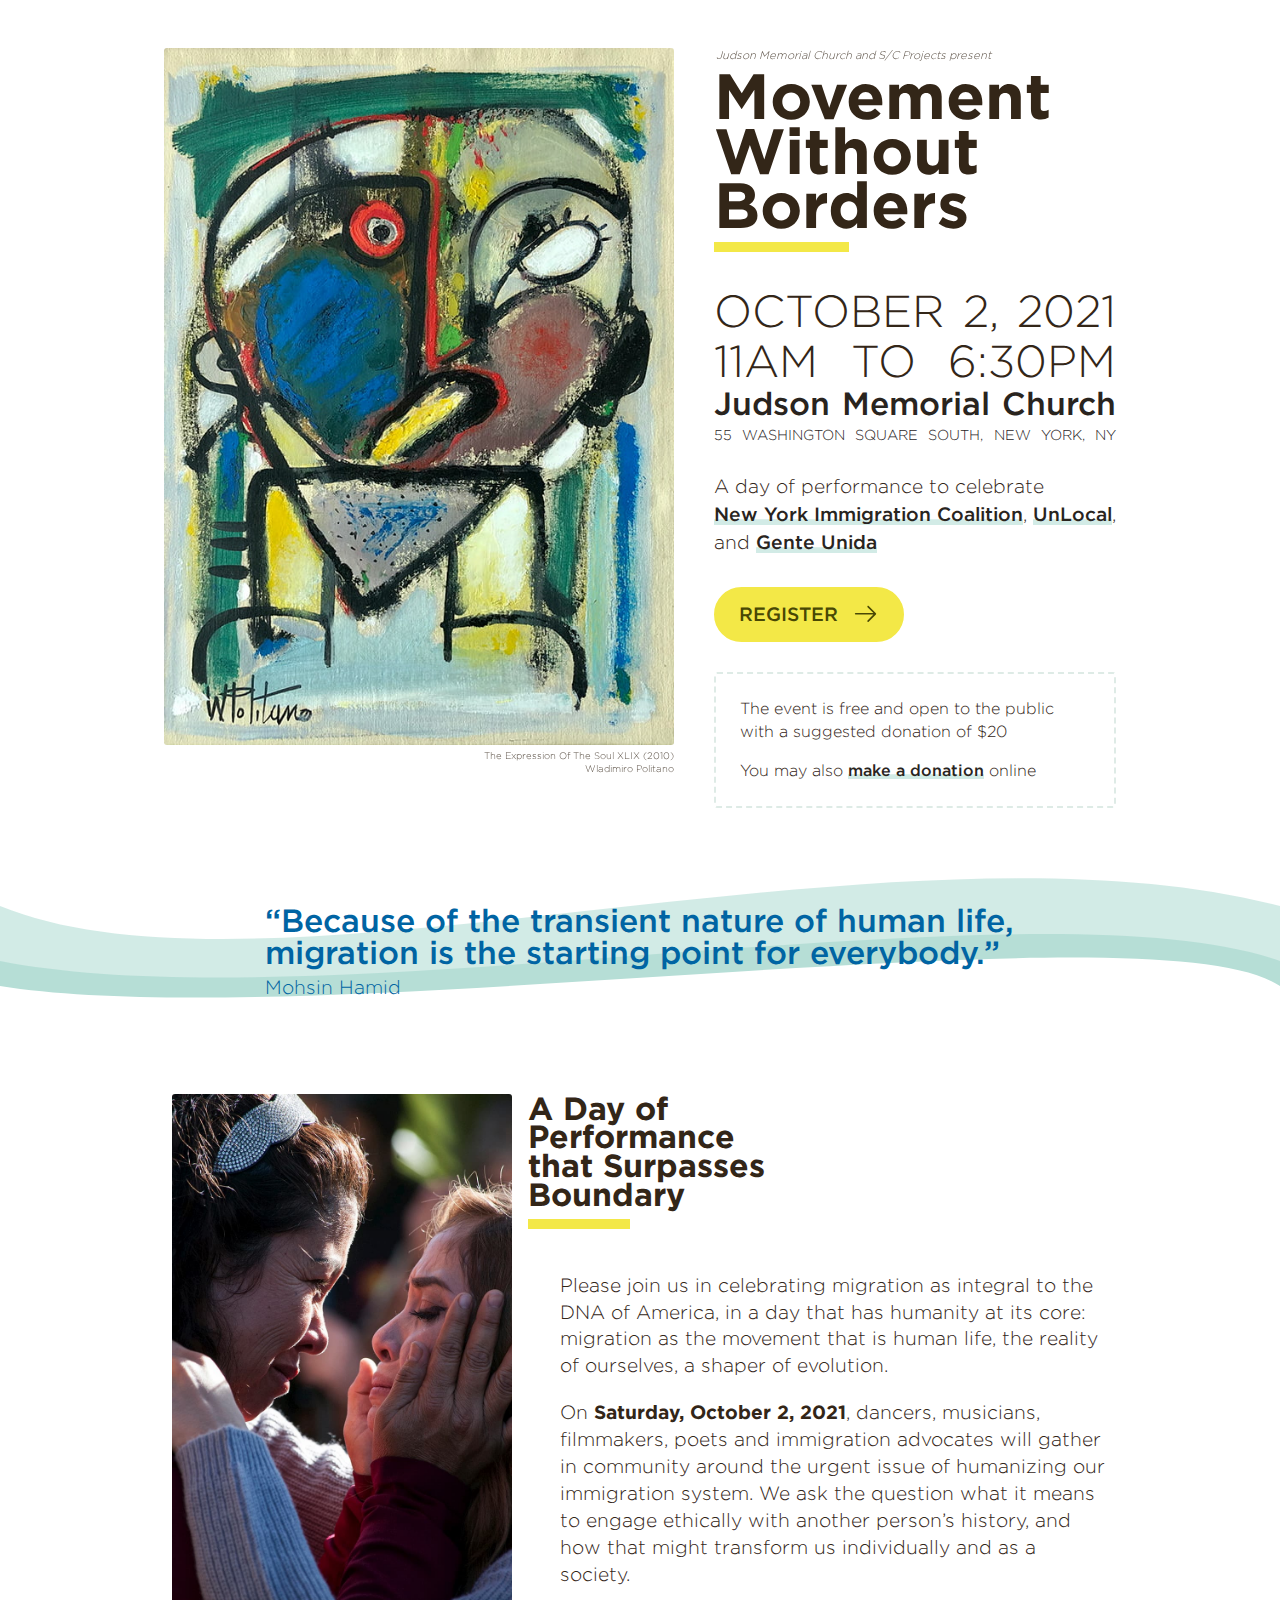
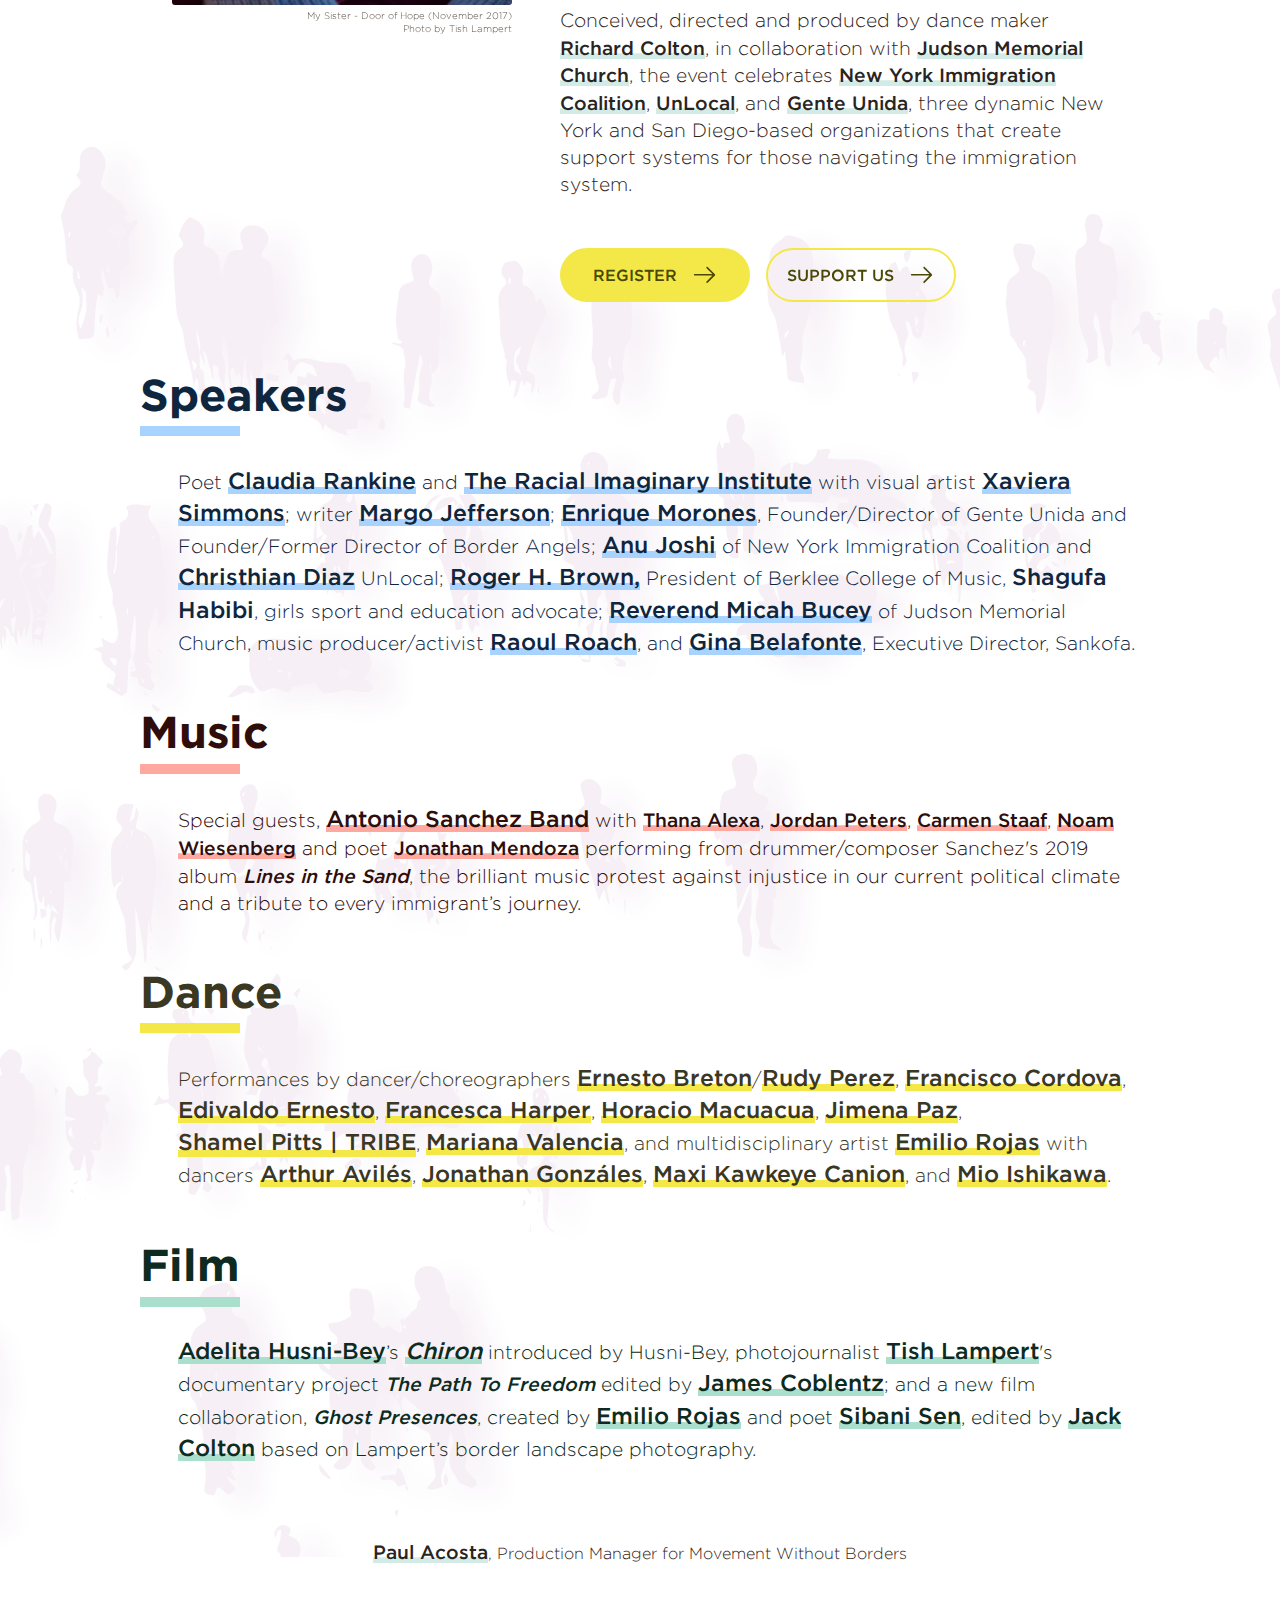
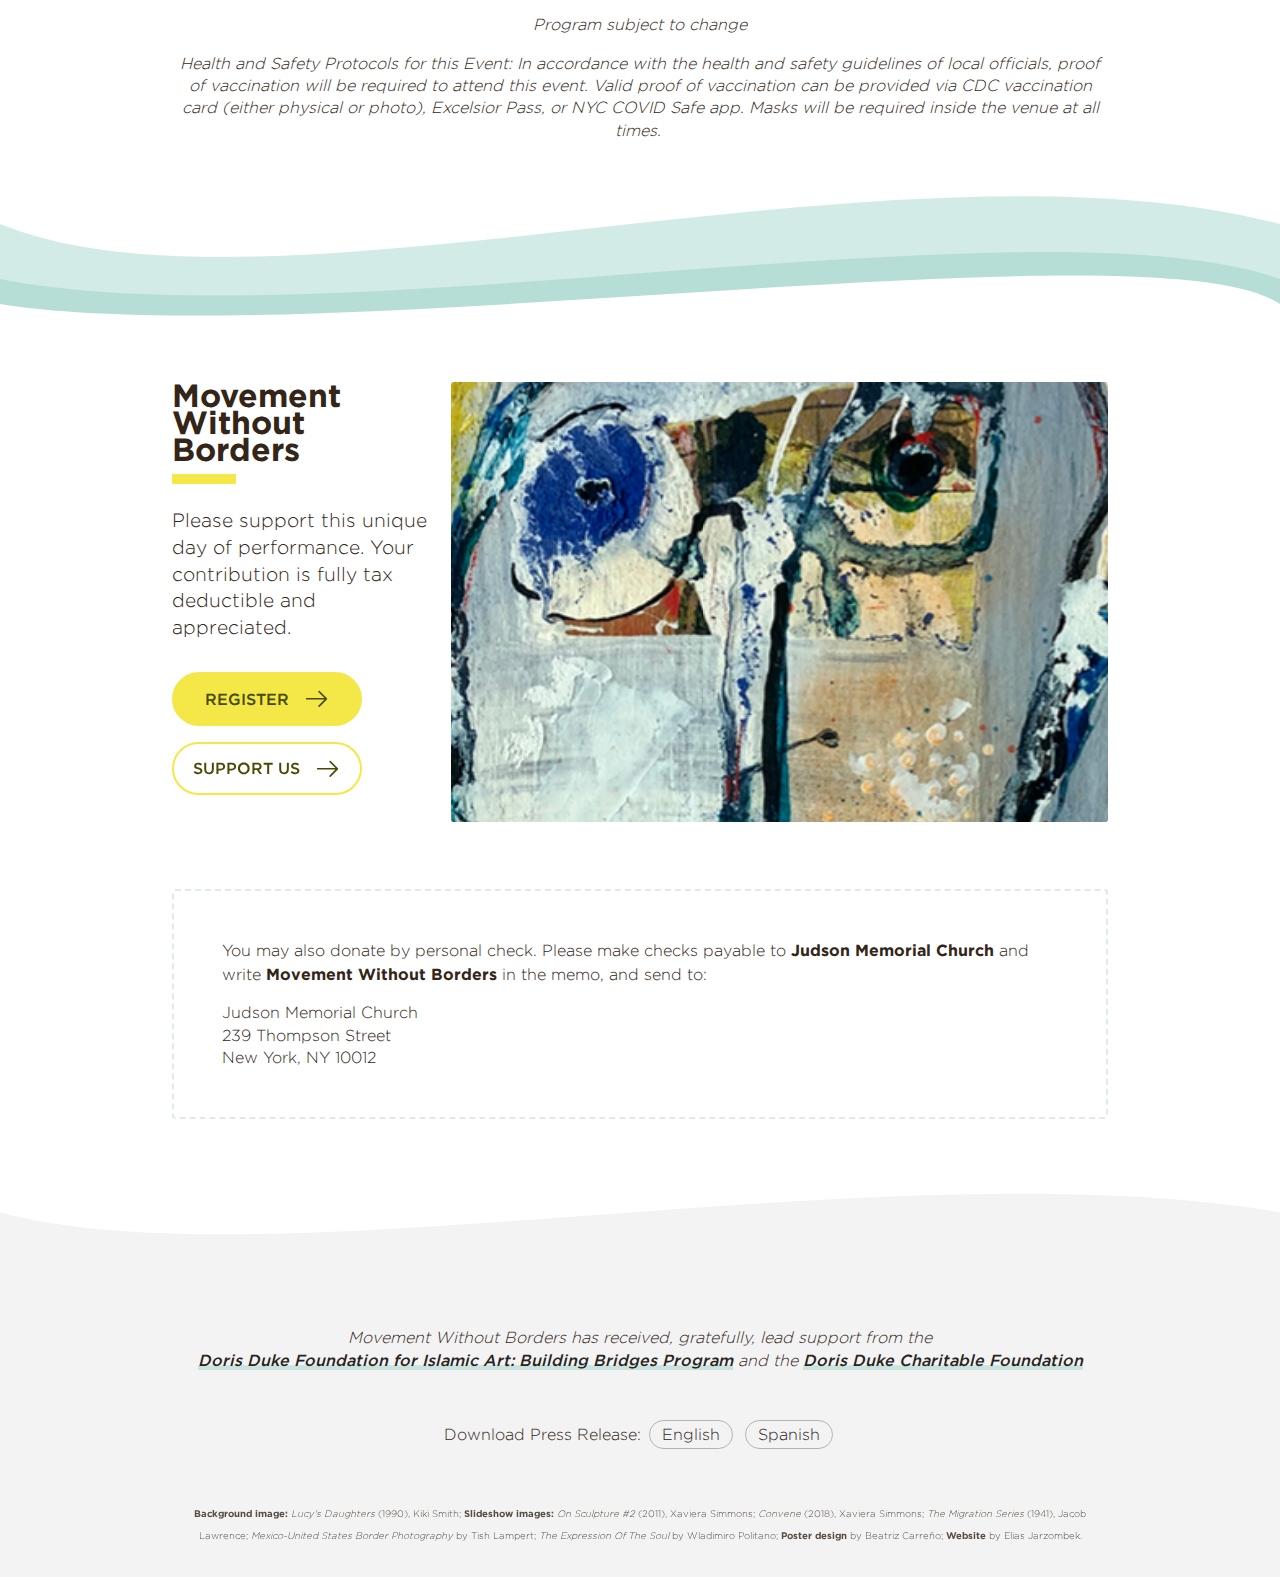
<file: index.html>
<!DOCTYPE html>
<html class="no-js" lang="en">
  <head>
    <meta charset="utf-8" />
    <title>Movement Without Borders</title>
    <meta
      name="description"
      content="A Day of Performance To Celebrate New York Immigration Coalition, UnLocal, and Gente Unida"
    />
    <meta name="viewport" content="width=device-width, initial-scale=1" />
    <link rel="manifest" href="site.webmanifest" />
    <link rel="apple-touch-icon" href="icon.png" />
    <link rel="stylesheet" href="css/normalize.css" />
    <link rel="stylesheet" href="css/app.css" />
    <base target="_blank" />
    <meta name="theme-color" content="#FFE9CB" />
  </head>

  <body>
    <div style="background-color: white">
      <div class="main">
        <div class="max-width-container hero--top">
          <div class="hero-image-container">
            <div class="hero-image-wrapper">
              <img
                class="hero__image"
                src="img/poster/expressions-of-the-soul.jpg"
                alt="The Expression Of The Soul XLIX -- artwork by Wladimiro Politano"
              />
            </div>
            <div
              class="attribution attribution--right"
              style="padding-right: 0"
            >
              The Expression Of The Soul XLIX (2010)
              <br />
              Wladimiro Politano<br />
            </div>
          </div>
          <div class="hero__text">
            <div>
              <h3>Judson Memorial Church and S/C Projects present</h3>
              <h1 class="page-title font--display">
                Movement<br />Without<br />Borders
              </h1>
            </div>

            <div>
              <p class="info">
                <span class="justify info__date">OCTOBER 2, 2021</span><br />
                <span class="justify info__time">11AM TO 6:30PM</span>
                <span class="justify info__location"
                  ><a href="https://www.judson.org/"
                    >Judson Memorial Church</a
                  ></span
                >
                <span class="justify info__address">
                  <a
                    style="font-weight: 100"
                    href="https://www.google.com/maps/place/Judson+Memorial+Church/@40.7302192,-74.0005719,17z/data=!3m2!4b1!5s0x89c259910878196f:0x5f1c2e7c4e0d83f9!4m5!3m4!1s0x89c2599107dc55e9:0x9017e9ab375bfe2!8m2!3d40.7302192!4d-73.9983832"
                  >
                    55 Washington Square South, New York, NY</a
                  ></span
                >
                <br />
              </p>
            </div>

            <!-- <div>
              55 Washington Square South<br />
              New York, NY 10012
            </div> -->

            <h2 class="subtitle font-size-medium">
              A day of performance to celebrate
              <a href="https://www.nyic.org/">New York Immigration Coalition</a
              >, <a href="https://www.unlocal.org/">UnLocal</a>, and
              <a href="https://www.genteunidasd.net/">Gente Unida</a>
            </h2>

            <div>
              <div style="display: flex; justify-content: space-between">
                <a
                  class="register-button support-us-button font-size-medium"
                  href="https://www.eventbrite.com/e/movement-without-borders-tickets-169389573775"
                  >Register
                  <svg
                    aria-hidden="true"
                    xmlns="http://www.w3.org/2000/svg"
                    xmlns:xlink="http://www.w3.org/1999/xlink"
                    version="1.1"
                    width="55px"
                    height="40px"
                    viewBox="0 0 100 100"
                    enable-background="new 0 0 100 100"
                    xml:space="preserve"
                  >
                    <g>
                      <path
                        d="M25.333,51.558h44.506L55.107,66.29c-0.781,0.781-0.781,2.047,0,2.828c0.39,0.391,0.902,0.586,1.414,0.586   s1.024-0.195,1.414-0.586l18.146-18.146c0.781-0.781,0.781-2.047,0-2.828L57.936,29.998c-0.78-0.781-2.048-0.781-2.828,0   c-0.781,0.781-0.781,2.047,0,2.828l14.732,14.732H25.333c-1.104,0-2,0.896-2,2S24.228,51.558,25.333,51.558z"
                      />
                    </g></svg
                ></a>
                <!-- <a
                  class="support-us-button font-size-medium"
                  href="https://secure.givelively.org/donate/judson-memorial-church-inc/movement-without-borders"
                  >Donate
                  <svg
                    aria-hidden="true"
                    xmlns="http://www.w3.org/2000/svg"
                    xmlns:xlink="http://www.w3.org/1999/xlink"
                    version="1.1"
                    width="55px"
                    height="40px"
                    viewBox="0 0 100 100"
                    enable-background="new 0 0 100 100"
                    xml:space="preserve"
                  >
                    <g>
                      <path
                        d="M25.333,51.558h44.506L55.107,66.29c-0.781,0.781-0.781,2.047,0,2.828c0.39,0.391,0.902,0.586,1.414,0.586   s1.024-0.195,1.414-0.586l18.146-18.146c0.781-0.781,0.781-2.047,0-2.828L57.936,29.998c-0.78-0.781-2.048-0.781-2.828,0   c-0.781,0.781-0.781,2.047,0,2.828l14.732,14.732H25.333c-1.104,0-2,0.896-2,2S24.228,51.558,25.333,51.558z"
                      />
                    </g></svg
                ></a> -->
              </div>
              <div class="dashed-box" style="margin-top: 0; line-height: 1.4">
                <p>
                  The event is free and open to the public with a suggested
                  donation of $20
                </p>
                <p>
                  You may also
                  <a
                    href="https://secure.givelively.org/donate/judson-memorial-church-inc/movement-without-borders"
                    >make a donation</a
                  >
                  online
                </p>
              </div>
            </div>
          </div>
        </div>

        <div
          aria-hidden="true"
          style="
            height: 150px;
            overflow: hidden;
            position: absolute;
            left: 0;
            width: 100vw;
            margin-top: 3em;
          "
        >
          <svg
            class="wave1"
            viewBox="0 0 500 150"
            preserveAspectRatio="none"
            style="height: 100%; width: 100vw; position: absolute; top: 0"
          >
            <path
              d="M0.00,49.98 C105.24,160.35 349.20,-50.00 500.00,49.98 L500.00,150.00 L0.00,150.00 Z"
              style="fill: #89cbbc61"
            ></path>
          </svg>
          <svg
            class="wave2"
            viewBox="0 0 500 150"
            preserveAspectRatio="none"
            style="height: 100%; width: 100vw; position: absolute; top: 55px"
          >
            <path
              d="M0.00,49.98 C126.97,113.97 405.75,-35.03 500.00,49.98 L500.00,150.00 L0.00,150.00 Z"
              style="fill: #89cbbc61"
            ></path>
          </svg>
          <svg
            viewBox="0 0 500 150"
            preserveAspectRatio="none"
            style="height: 100%; width: 100vw; position: absolute; top: 80px"
          >
            <path
              d="M0.00,49.98 C123.02,100.15 450.90,-34.05 500.00,49.98 L500.00,150.00 L0.00,150.00 Z"
              style="fill: #fff"
            ></path>
          </svg>
        </div>

        <div class="quote">
          <span class="quote__text font--display">
            <span
              >&ldquo;Because of the transient nature of human life, migration
              is the starting point for everybody.&rdquo;</span
            >
          </span>
          <div class="quote__author font-size-medium">Mohsin Hamid</div>
        </div>

        <div class="max-width-container">
          <div class="hero--intro">
            <!-- <div id="intro-banner" class="hero__image-container">
              <img src="img/unnamed-1-reduced2.jpg" />
            </div> -->
            <div class="hero--intro__image">
              <img
                alt="Photograph depicting two women embracing. The older woman on the left holds the younger woman's face in her hands"
                style="width: 100%; border-radius: 3px"
                src="img/group2/reduced/sisters-sm.jpg"
              />
              <div
                class="attribution attribution--right show-for-large"
                style="padding-right: 0"
              >
                My Sister - Door of Hope (November 2017)<br />
                Photo by Tish Lampert<br />
              </div>
            </div>
            <div class="attribution attribution--right show-for-mobile">
              My Sister - Door of Hope (November 2017)<br />
              Photo by Tish Lampert<br />
            </div>

            <div>
              <div class="hero--intro__title">
                <h2 class="font--display">
                  A Day of Performance that Surpasses Boundary
                </h2>
              </div>

              <div class="hero--intro__text">
                <div class="font-size-medium">
                  <p style="margin-top: 0">
                    Please join us in celebrating migration as integral to the
                    DNA of America, in a day that has humanity at its core:
                    migration as the movement that is human life, the reality of
                    ourselves, a shaper of evolution.
                  </p>
                  <p>
                    On <strong>Saturday, October 2, 2021</strong>, dancers,
                    musicians, filmmakers, poets and immigration advocates will
                    gather in community around the urgent issue of humanizing
                    our immigration system. We ask the question what it means to
                    engage ethically with another person’s history, and how that
                    might transform us individually and as a society.
                  </p>
                  <p>
                    Conceived, directed and produced by dance maker
                    <a
                      href="https://architecture.mit.edu/architecture-and-urbanism/lecture/performance-after-georges-perec%E2%80%99s-species-spaces"
                      >Richard Colton</a
                    >, in collaboration with
                    <a href="https://www.judson.org/">Judson Memorial Church</a
                    >, the event celebrates
                    <a href="https://www.nyic.org/"
                      >New York Immigration Coalition</a
                    >, <a href="https://www.unlocal.org/">UnLocal</a>, and
                    <a href="https://www.genteunidasd.net/">Gente Unida</a>,
                    three dynamic New York and San Diego-based organizations
                    that create support systems for those navigating the
                    immigration system.
                  </p>
                </div>
                <div style="display: flex">
                  <a
                    class="register-button support-us-button"
                    href="https://www.eventbrite.com/e/movement-without-borders-tickets-169389573775"
                    >Register
                    <svg
                      aria-hidden="true"
                      xmlns="http://www.w3.org/2000/svg"
                      xmlns:xlink="http://www.w3.org/1999/xlink"
                      version="1.1"
                      width="55px"
                      height="40px"
                      viewBox="0 0 100 100"
                      enable-background="new 0 0 100 100"
                      xml:space="preserve"
                    >
                      <g>
                        <path
                          d="M25.333,51.558h44.506L55.107,66.29c-0.781,0.781-0.781,2.047,0,2.828c0.39,0.391,0.902,0.586,1.414,0.586   s1.024-0.195,1.414-0.586l18.146-18.146c0.781-0.781,0.781-2.047,0-2.828L57.936,29.998c-0.78-0.781-2.048-0.781-2.828,0   c-0.781,0.781-0.781,2.047,0,2.828l14.732,14.732H25.333c-1.104,0-2,0.896-2,2S24.228,51.558,25.333,51.558z"
                        />
                      </g></svg
                  ></a>

                  <a
                    class="support-us-button"
                    href="https://secure.givelively.org/donate/judson-memorial-church-inc/movement-without-borders"
                    >Support Us
                    <svg
                      aria-hidden="true"
                      xmlns="http://www.w3.org/2000/svg"
                      xmlns:xlink="http://www.w3.org/1999/xlink"
                      version="1.1"
                      width="55px"
                      height="40px"
                      viewBox="0 0 100 100"
                      enable-background="new 0 0 100 100"
                      xml:space="preserve"
                    >
                      <g>
                        <path
                          d="M25.333,51.558h44.506L55.107,66.29c-0.781,0.781-0.781,2.047,0,2.828c0.39,0.391,0.902,0.586,1.414,0.586   s1.024-0.195,1.414-0.586l18.146-18.146c0.781-0.781,0.781-2.047,0-2.828L57.936,29.998c-0.78-0.781-2.048-0.781-2.828,0   c-0.781,0.781-0.781,2.047,0,2.828l14.732,14.732H25.333c-1.104,0-2,0.896-2,2S24.228,51.558,25.333,51.558z"
                        />
                      </g></svg
                  ></a>
                </div>
              </div>
            </div>
          </div>
        </div>

        <div style="position: relative">
          <!-- <div
            class="max-width-container"
            style="margin-top: 4em; padding: 0 2em"
          >
            <img
              alt="Salut, Tijuana -- photograph by Tish Lampert"
              src="img/group2/reduced/salut-Tijuana.jpg"
              style="width: 100%"
            />
            <div
              class="attribution attribution--right"
              style="padding-right: 0"
            >
              Salut, Tijuana (February 2020)<br />
              Photo by Tish Lampert<br />
            </div>
          </div> -->
          <!-- <div class="video-grid">
            <div class="video-grid-container">
              <div class="video-grid-row">
                <div class="video-grid-cell">
                  <video autoplay playsinline loop muted>
                    <source type="video/mp4" src="video/group2/flowers.mp4" />
                  </video>
                </div>
                <div class="video-grid-cell">
                  <video autoplay playsinline loop muted>
                    <source type="video/mp4" src="video/group2/waves.mp4" />
                  </video>
                </div>
                <div class="video-grid-cell">
                  <video autoplay playsinline loop muted>
                    <source type="video/mp4" src="video/group2/tallgrass.mp4" />
                  </video>
                </div>
              </div>
              <div class="video-grid-row">
                <div class="video-grid-cell">
                  <video autoplay playsinline loop muted>
                    <source type="video/mp4" src="video/group2/trees.mp4" />
                  </video>
                </div>
                <div class="video-grid-cell">
                  <video autoplay playsinline loop muted>
                    <source type="video/mp4" src="video/group2/grass.mp4" />
                  </video>
                </div>

                <div class="video-grid-cell">
                  <video autoplay playsinline loop muted>
                    <source type="video/mp4" src="video/group2/sand.mp4" />
                  </video>
                </div>
              </div>
              <div class="attribution attribution--right">
                Untitled (Sketches 2020)<br />
                Digital Videos<br />
                Xaviera Simmons Studio<br />
              </div>
            </div>
          </div> -->
          <div class="sections">
            <div class="background-image">
              <img
                alt="Background image: Lucy's Daughters by Kiki Smith"
                class="unnamed"
                src="img/unnamed-2.svg"
              />
            </div>
            <div id="speakers" class="section">
              <div class="max-width-container">
                <div><h2 class="font--display">Speakers</h2></div>
                <p>
                  Poet
                  <a
                    href="https://www.poetryfoundation.org/poets/claudia-rankine"
                    class="name"
                    >Claudia Rankine</a
                  >
                  and
                  <a href="https://theracialimaginary.org/" class="name"
                    >The Racial Imaginary Institute</a
                  >
                  with visual artist
                  <a
                    href="https://davidcastillogallery.com/artists/xaviera-simmons/"
                    class="name"
                    >Xaviera Simmons</a
                  >; writer
                  <a
                    href="https://www.penguinrandomhouse.com/authors/59367/margo-jefferson/"
                    class="name"
                    >Margo Jefferson</a
                  >;
                  <a
                    href="https://www.genteunidasd.net/enrique-morones-2/"
                    class="name"
                    >Enrique Morones</a
                  >, Founder/Director of Gente Unida and Founder/Former Director
                  of Border Angels;
                  <a
                    href="https://www.womensmediacenter.com/shesource/expert/anu-joshi"
                    class="name"
                    >Anu Joshi</a
                  >
                  of New York Immigration Coalition and
                  <a
                    href="https://www.unlocal.org/staff-and-board-of-directors-en/"
                    class="name"
                    >Christhian Diaz</a
                  >
                  UnLocal;
                  <a href="/roger-brown.html" class="name">Roger H. Brown,</a>
                  President of Berklee College of Music,
                  <strong class="name">Shagufa Habibi</strong>, girls sport and
                  education advocate;
                  <a href="http://classic.judson.org/MicahBucey" class="name"
                    >Reverend Micah Bucey</a
                  >
                  of Judson Memorial Church, music producer/activist
                  <a href="https://www.imdb.com/name/nm0730056/bio" class="name"
                    >Raoul Roach</a
                  >, and
                  <a
                    href="https://www.sankofa.org/whoweare//gina-belafonte-executive-director"
                    class="name"
                    >Gina Belafonte</a
                  >, Executive Director, Sankofa.
                </p>
              </div>
            </div>

            <div id="music" class="section">
              <div class="max-width-container">
                <div><h2 class="font--display">Music</h2></div>
                <p>
                  Special guests,
                  <a class="name" href="https://www.antoniosanchez.net"
                    >Antonio Sanchez Band</a
                  >

                  <span class="text--small">
                    with
                    <a class="name" href="https://www.thanalexa.com/"
                      >Thana Alexa</a
                    >,
                    <a class="name" href="http://www.jordanpetersmusic.com"
                      >Jordan Peters</a
                    >,
                    <a class="name" href="https://www.carmenstaaf.com"
                      >Carmen Staaf</a
                    >,
                    <a class="name" href="https://www.noamwiesenberg.com/"
                      >Noam Wiesenberg</a
                    >
                    and poet
                    <a class="name" href="http://mendozapoetry.com/"
                      >Jonathan Mendoza</a
                    >
                  </span>
                  performing from drummer/composer Sanchez's 2019 album
                  <em>Lines in the Sand</em>, the brilliant music protest
                  against injustice in our current political climate and a
                  tribute to every immigrant’s journey.
                </p>
              </div>
            </div>

            <div id="dance" class="section">
              <div class="max-width-container">
                <div><h2 class="font--display">Dance</h2></div>
                <p>
                  Performances by dancer/choreographers
                  <a
                    class="name"
                    href="http://petron.io/portfolio/ernesto-breton/"
                    >Ernesto Breton</a
                  >/<a
                    class="name"
                    href="https://www.kcet.org/shows/artbound/from-the-bronx-to-los-angeles-the-legacy-of-rudy-perez"
                    >Rudy Perez</a
                  >,
                  <a
                    class="name"
                    href="https://www.physicalmomentumproject.com/francisco-cordova"
                    >Francisco Cordova</a
                  >,
                  <a
                    class="name"
                    href="https://www.scenariopubblico.com/en/profili/edivaldo-ernesto/"
                    >Edivaldo Ernesto</a
                  >,
                  <a class="name" href="http://thefrancescaharperproject.org/"
                    >Francesca Harper</a
                  >,
                  <a
                    class="name"
                    href="http://www.horaciomacuacua.com/home/biography/"
                    >Horacio Macuacua</a
                  >, <a class="name" href="/jimena-paz.html">Jimena Paz</a>,
                  <a
                    style="display: inline-block; line-height: 1.2"
                    class="name"
                    href="https://shamelpitts.com/"
                    >Shamel Pitts | TRIBE </a
                  >,
                  <a
                    class="name"
                    href="http://www.marianavalencia.work/choreography/"
                    >Mariana Valencia</a
                  >, and multidisciplinary artist
                  <a
                    class="name"
                    href="https://fishercenter.bard.edu/events/naturalized-borders/"
                    >Emilio Rojas</a
                  >
                  with dancers
                  <a
                    class="name"
                    href="https://en.wikipedia.org/wiki/Arthur_Aviles"
                    >Arthur Avilés</a
                  >,
                  <a
                    class="name"
                    href="https://movementresearch.org/people/jonathan-gonzalez"
                    >Jonathan Gonzáles</a
                  >,
                  <a
                    class="name"
                    href="https://movementresearch.org/people/maximillion-hawkeye-canion"
                    >Maxi Kawkeye Canion</a
                  >, and
                  <a class="name" href="https://www.mioishikawa.com/about"
                    >Mio Ishikawa</a
                  >.
                </p>
              </div>
            </div>

            <div id="film" class="section">
              <div class="max-width-container">
                <div><h2 class="font--display">Film</h2></div>
                <p>
                  <a
                    href="http://www.gallerialaveronica.it/artists/adelita-husni-bey/"
                    class="name"
                    >Adelita Husni-Bey</a
                  >’s
                  <a
                    class="name"
                    href="https://www.newmuseum.org/exhibitions/view/adelita-husni-bey-chiron"
                    ><em>Chiron</em></a
                  >
                  introduced by Husni-Bey, photojournalist
                  <a class="name" href="https://www.tishlampert.org/"
                    >Tish Lampert</a
                  >'s documentary project <em>The Path To Freedom</em> edited by
                  <a class="name" href="https://www.imdb.com/name/nm0167917/"
                    >James Coblentz</a
                  >; and a new film collaboration, <em>Ghost Presences</em>,
                  created by
                  <a
                    class="name"
                    href="https://fishercenter.bard.edu/events/naturalized-borders/"
                    >Emilio Rojas</a
                  >
                  and poet
                  <a class="name" href="https://www.sibanisen.com/"
                    >Sibani Sen</a
                  >, edited by
                  <a class="name" href="/jack-colton.html">Jack Colton</a>
                  based on Lampert’s border landscape photography.
                </p>
              </div>
            </div>
          </div>

          <div
            class="max-width-container"
            style="text-align: center; margin: 2em auto; padding: 0 2em"
          >
            <p style="margin-bottom: 3em">
              <a class="name" href="http://www.audiochef.net/about-us/"
                >Paul Acosta</a
              >, Production Manager for Movement Without Borders
            </p>
            <p>
              <em>Program subject to change</em>
            </p>
            <p>
              <em>
                Health and Safety Protocols for this Event: In accordance with
                the health and safety guidelines of local officials, proof of
                vaccination will be required to attend this event. Valid proof
                of vaccination can be provided via CDC vaccination card (either
                physical or photo), Excelsior Pass, or NYC COVID Safe app. Masks
                will be required inside the venue at all times. 
              </em>
            </p>
          </div>

          <div
            aria-hidden="true"
            class="wave-bottom"
            style="
              height: 150px;
              overflow: hidden;
              position: absolute;
              left: 0;
              width: 100vw;
            "
          >
            <svg
              class="wave1"
              viewBox="0 0 500 150"
              preserveAspectRatio="none"
              style="height: 100%; width: 100vw; position: absolute; top: 0"
            >
              <path
                d="M0.00,49.98 C105.24,160.35 349.20,-50.00 500.00,49.98 L500.00,150.00 L0.00,150.00 Z"
                style="fill: #89cbbc61"
              ></path>
            </svg>
            <svg
              class="wave2"
              viewBox="0 0 500 150"
              preserveAspectRatio="none"
              style="height: 100%; width: 100vw; position: absolute; top: 55px"
            >
              <path
                d="M0.00,49.98 C126.97,113.97 405.75,-35.03 500.00,49.98 L500.00,150.00 L0.00,150.00 Z"
                style="fill: #89cbbc61"
              ></path>
            </svg>
            <svg
              viewBox="0 0 500 150"
              preserveAspectRatio="none"
              style="height: 100%; width: 100vw; position: absolute; top: 80px"
            >
              <path
                d="M0.00,49.98 C123.02,100.15 450.90,-34.05 500.00,49.98 L500.00,150.00 L0.00,150.00 Z"
                style="fill: #fff"
              ></path>
            </svg>
          </div>

          <div class="max-width-container bottom-container">
            <div style="flex-basis: 40%">
              <h2 class="page-title font--display">Movement Without Borders</h2>
              <p style="font-size: 1.2em">
                Please support this unique day of performance. Your contribution
                is fully tax deductible and appreciated.
              </p>
              <a
                class="register-button support-us-button"
                style="margin-bottom: 1em"
                href="https://www.eventbrite.com/e/movement-without-borders-tickets-169389573775"
                >Register
                <svg
                  aria-hidden="true"
                  xmlns="http://www.w3.org/2000/svg"
                  xmlns:xlink="http://www.w3.org/1999/xlink"
                  version="1.1"
                  width="55px"
                  height="40px"
                  viewBox="0 0 100 100"
                  enable-background="new 0 0 100 100"
                  xml:space="preserve"
                >
                  <g>
                    <path
                      d="M25.333,51.558h44.506L55.107,66.29c-0.781,0.781-0.781,2.047,0,2.828c0.39,0.391,0.902,0.586,1.414,0.586   s1.024-0.195,1.414-0.586l18.146-18.146c0.781-0.781,0.781-2.047,0-2.828L57.936,29.998c-0.78-0.781-2.048-0.781-2.828,0   c-0.781,0.781-0.781,2.047,0,2.828l14.732,14.732H25.333c-1.104,0-2,0.896-2,2S24.228,51.558,25.333,51.558z"
                    />
                  </g></svg
              ></a>
              <a
                class="support-us-button"
                style="margin-top: 0"
                href="https://secure.givelively.org/donate/judson-memorial-church-inc/movement-without-borders"
                >Support Us
                <svg
                  aria-hidden="true"
                  xmlns="http://www.w3.org/2000/svg"
                  xmlns:xlink="http://www.w3.org/1999/xlink"
                  version="1.1"
                  width="55px"
                  height="40px"
                  viewBox="0 0 100 100"
                  enable-background="new 0 0 100 100"
                  xml:space="preserve"
                >
                  <g>
                    <path
                      d="M25.333,51.558h44.506L55.107,66.29c-0.781,0.781-0.781,2.047,0,2.828c0.39,0.391,0.902,0.586,1.414,0.586   s1.024-0.195,1.414-0.586l18.146-18.146c0.781-0.781,0.781-2.047,0-2.828L57.936,29.998c-0.78-0.781-2.048-0.781-2.828,0   c-0.781,0.781-0.781,2.047,0,2.828l14.732,14.732H25.333c-1.104,0-2,0.896-2,2S24.228,51.558,25.333,51.558z"
                    />
                  </g></svg
              ></a>
              <!-- <div class="support-us-box__divider"></div> -->
            </div>

            <div id="slideshow" class="slideshow">
              <img
                class="slideshow__image active"
                alt="Salut, Tijuana -- photograph by Tish Lampert"
                src="img/group2/reduced/salut-Tijuana.jpg"
              />
              <img
                class="slideshow__image"
                src="img/poster/2.png"
                alt="The Expression Of The Soul by Wladimiro Politano"
              />
              <img
                class="slideshow__image"
                src="img/group3/tish-lampert-sunset-in-tijuana.jpg"
                alt="Photograph by Tish Lampert depicting a sunset at the beach in Tijuana. Several people are walking along the water"
              />
              <img
                class="slideshow__image"
                src="img/xaviera-simmons-convene.jpg"
                alt="Photo of 'Convene' by Xaviera Simmons -- colorfully painted canoes lying along the East River in NYC"
              />
              <img
                class="slideshow__image"
                src="img/578866.story_x_large.jpg"
                alt="Photograph by Tish Lampert showing someone cupping a butterfly in their hands"
              />
              <img
                class="slideshow__image"
                src="img/poster/6.png"
                alt="The Expression Of The Soul -- artwork by Wladimiro Politano depicting a heavily stylized and abstract face painted in bright colors"
              />
              <img
                class="slideshow__image"
                src="img/jacob-lawrence-migration-series-2.jpg"
                alt="Migration Series by Jacob Lawrence depicting a group of people traveling with bird flying overhead"
              />
              <img
                class="slideshow__image"
                src="img/Xaviera-Simmons_On-Sculpture-2_living-with-water.jpg"
                alt="A POV photo of two hands holding a torn picture of people jumping off of a boat"
              />
              <img
                class="slideshow__image"
                src="img/group2/reduced/The-School-Box-project-.jpg"
                alt="Photograph by Tish Lampert showing children taking a class in a makeshift classroom"
              />
              <img
                class="slideshow__image"
                src="img/group2/reduced/waters-edge-Tijuana2.jpg"
                alt="Photograph by Tish Lampert showing 5 silhouetted figures walking along the beach at sunset"
              />
              <img
                class="slideshow__image"
                src="img/group2/reduced/Nuns-working-to-help-migrants-on-waters-edge-in-thought-think-i-sent.jpg"
                alt="Photograph by Tish Lampert showing two Nuns standing on the beach"
              />
            </div>
          </div>

          <div class="max-width-container" style="padding: 0 2em">
            <div class="donate-by-check">
              <p>
                You may also donate by personal check. Please make checks
                payable to <strong>Judson Memorial Church</strong> and write
                <strong>Movement Without Borders</strong> in the memo, and send
                to:<br />
              </p>
              <p>
                Judson Memorial Church<br />
                239 Thompson Street<br />
                New York, NY 10012
              </p>
            </div>
          </div>

          <div
            style="background: #f3f3f3; margin-top: 100px; position: relative"
          >
            <div
              aria-hidden="true"
              class="wave-bottom"
              style="
                height: 100px;
                overflow: hidden;
                position: absolute;
                left: 0;
                width: 100vw;
                top: -100px;
              "
            >
              <svg
                class="wave1"
                viewBox="0 0 500 150"
                preserveAspectRatio="none"
                style="height: 100%; width: 100vw; position: absolute; top: 0"
              >
                <path
                  d="M0.00,49.98 C105.24,160.35 349.20,-50.00 500.00,49.98 L500.00,150.00 L0.00,150.00 Z"
                  style="fill: #f3f3f3"
                ></path>
              </svg>
            </div>
            <div class="footer max-width-container">
              <p style="margin-bottom: 3em">
                <em
                  >Movement Without Borders has received, gratefully, lead
                  support from the
                  <a href="https://www.ddcf.org/funding-areas/building-bridges/"
                    >Doris Duke Foundation for Islamic Art: Building Bridges
                    Program</a
                  >
                  and the
                  <a href="https://www.ddcf.org/"
                    >Doris Duke Charitable Foundation</a
                  ></em
                >
              </p>

              <p>
                Download Press Release:
                <a
                  class="download-button"
                  href="PRMovementWithoutBorders-ENG.pdf"
                >
                  English
                </a>
                <a
                  class="download-button"
                  href="PRMovementWithoutBorders-SPA.pdf"
                >
                  Spanish
                </a>
              </p>

              <div class="page-attribution">
                <span class="attribution attribution--inline">
                  <strong>Background image: </strong>
                  <em>Lucy's Daughters</em> (1990), Kiki Smith;
                </span>
                <span class="attribution attribution--inline">
                  <strong>Slideshow images: </strong>
                  <em>On Sculpture #2</em> (2011), Xaviera Simmons;
                </span>
                <span class="attribution attribution--inline">
                  <em>Convene</em> (2018), Xaviera Simmons;
                </span>
                <span class="attribution attribution--inline">
                  <em>The Migration Series</em> (1941), Jacob Lawrence;
                </span>
                <span class="attribution attribution--inline">
                  <em>Mexico-United States Border Photography</em> by Tish
                  Lampert;
                </span>
                <span class="attribution attribution--inline">
                  <em>The Expression Of The Soul</em> by Wladimiro Politano;
                </span>
                <span class="attribution attribution--inline">
                  <strong>Poster design</strong> by Beatriz Carreño;
                </span>
                <span class="attribution attribution--inline">
                  <strong>Website</strong> by Elias Jarzombek.
                </span>
              </div>
            </div>
          </div>
        </div>
      </div>
    </div>

    <script src="js/vendor/modernizr-3.8.0.min.js"></script>
    <script src="js/main2.js"></script>
    <script
      async
      src="https://www.googletagmanager.com/gtag/js?id=UA-69348531-9"
    ></script>
    <script>
      window.dataLayer = window.dataLayer || [];
      function gtag() {
        dataLayer.push(arguments);
      }
      gtag("js", new Date());
      gtag("config", "UA-69348531-9");
    </script>
  </body>
</html>
</file>
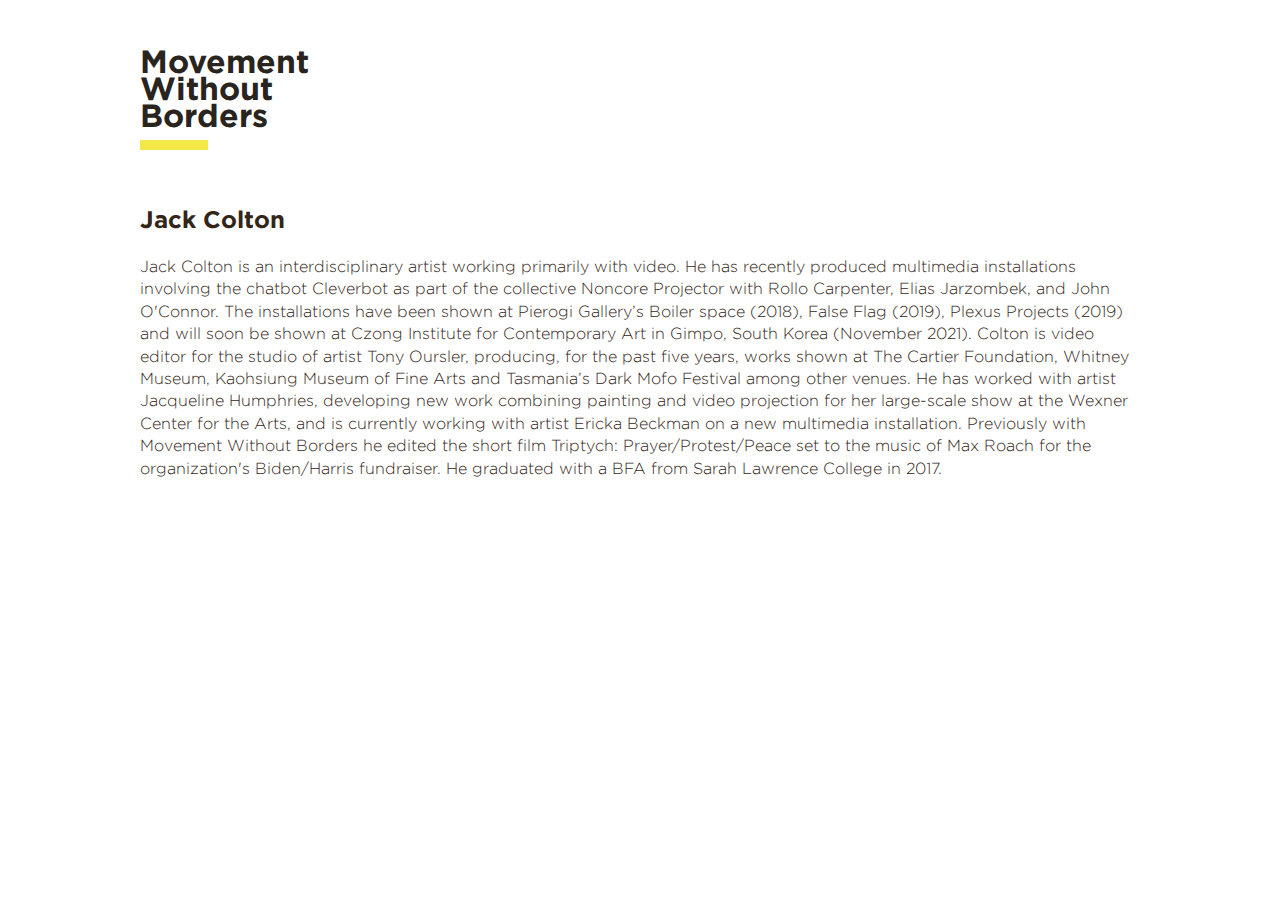
<file: jack-colton.html>
<!DOCTYPE html>
<html class="no-js" lang="en">
  <head>
    <meta charset="utf-8" />
    <title>Jack Colton | Movement Without Borders</title>
    <meta
      name="description"
      content="A Day of Performance To Celebrate New York Immigration Coalition, UnLocal, and Gente Unida"
    />
    <meta name="viewport" content="width=device-width, initial-scale=1" />
    <link rel="manifest" href="site.webmanifest" />
    <link rel="apple-touch-icon" href="icon.png" />
    <link rel="stylesheet" href="css/normalize.css" />
    <link rel="stylesheet" href="css/app.css" />
    <base target="_blank" />
    <meta name="theme-color" content="#FFE9CB" />
  </head>

  <body>
    <div style="background-color: white">
      <div class="main">
        <div class="max-width-container">
          <div style="margin-bottom: 3em">
            <a href="/" style="box-shadow: none"
              ><h1 class="page-title font--display" style="font-size: 200%">
                Movement<br />Without<br />Borders
              </h1>
            </a>
          </div>
          <h2>Jack Colton</h2>
          <p style="margin: 0">
            Jack Colton is an interdisciplinary artist working primarily with
            video. He has recently produced multimedia installations involving
            the chatbot Cleverbot as part of the collective Noncore Projector
            with Rollo Carpenter, Elias Jarzombek, and John O'Connor. The
            installations have been shown at Pierogi Gallery’s Boiler space
            (2018), False Flag (2019), Plexus Projects (2019) and will soon be
            shown at Czong Institute for Contemporary Art in Gimpo, South Korea
            (November 2021). Colton is video editor for the studio of artist
            Tony Oursler, producing, for the past five years, works shown at The
            Cartier Foundation, Whitney Museum, Kaohsiung Museum of Fine Arts
            and Tasmania’s Dark Mofo Festival among other venues. He has worked
            with artist Jacqueline Humphries, developing new work combining
            painting and video projection for her large-scale show at the Wexner
            Center for the Arts, and is currently working with artist Ericka
            Beckman on a new multimedia installation. Previously with Movement
            Without Borders he edited the short film Triptych:
            Prayer/Protest/Peace set to the music of Max Roach for the
            organization's Biden/Harris fundraiser. He graduated with a BFA from
            Sarah Lawrence College in 2017.
          </p>
        </div>
      </div>
    </div>

    <script src="js/vendor/modernizr-3.8.0.min.js"></script>
    <script
      async
      src="https://www.googletagmanager.com/gtag/js?id=UA-69348531-9"
    ></script>
    <script>
      window.dataLayer = window.dataLayer || [];
      function gtag() {
        dataLayer.push(arguments);
      }
      gtag("js", new Date());
      gtag("config", "UA-69348531-9");
    </script>
  </body>
</html>
</file>
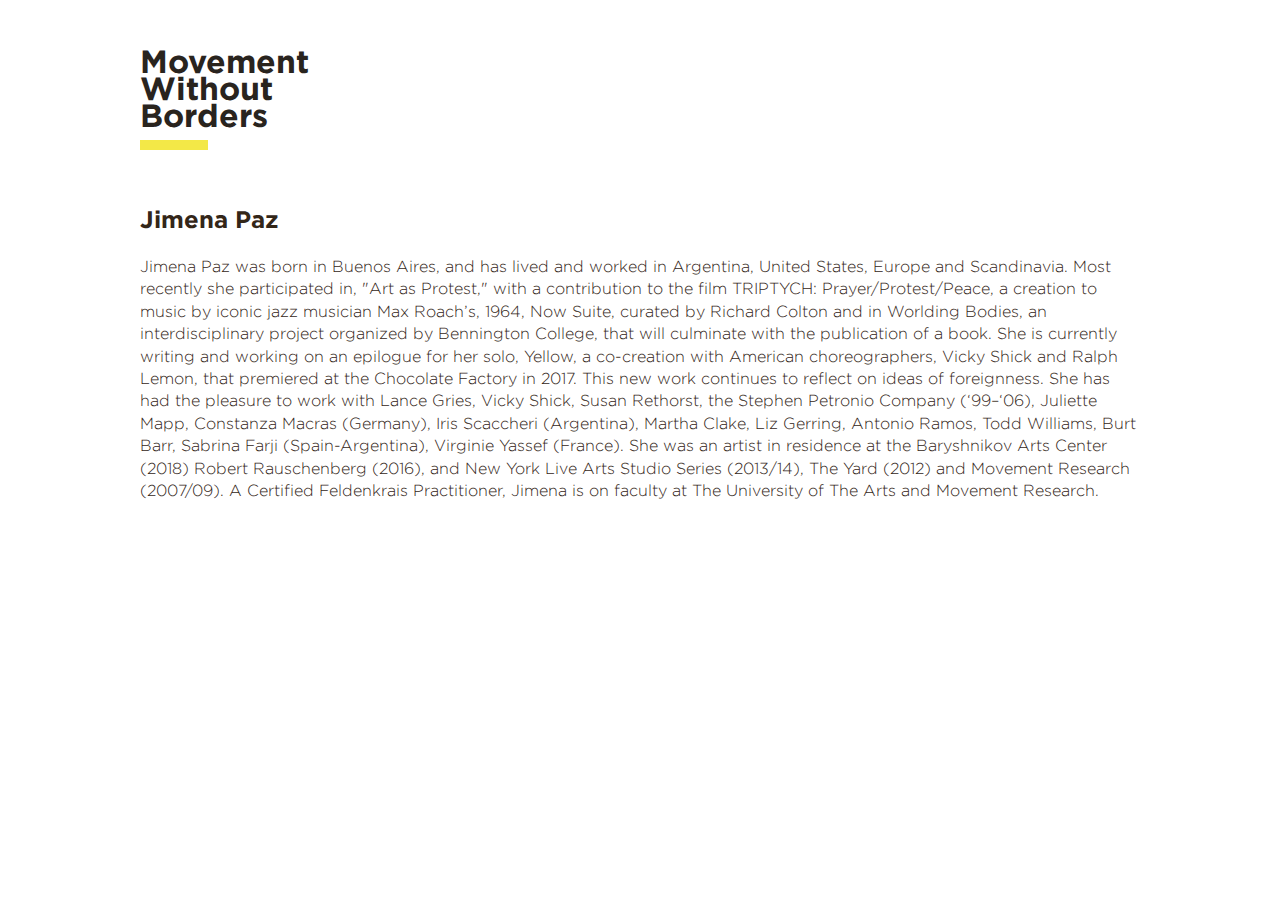
<file: jimena-paz.html>
<!DOCTYPE html>
<html class="no-js" lang="en">
  <head>
    <meta charset="utf-8" />
    <title>Jimena Paz | Movement Without Borders</title>
    <meta
      name="description"
      content="A Day of Performance To Celebrate New York Immigration Coalition, UnLocal, and Gente Unida"
    />
    <meta name="viewport" content="width=device-width, initial-scale=1" />
    <link rel="manifest" href="site.webmanifest" />
    <link rel="apple-touch-icon" href="icon.png" />
    <link rel="stylesheet" href="css/normalize.css" />
    <link rel="stylesheet" href="css/app.css" />
    <base target="_blank" />
    <meta name="theme-color" content="#FFE9CB" />
  </head>

  <body>
    <div style="background-color: white">
      <div class="main">
        <div class="max-width-container">
          <div style="margin-bottom: 3em">
            <a href="/" style="box-shadow: none"
              ><h1 class="page-title font--display" style="font-size: 200%">
                Movement<br />Without<br />Borders
              </h1>
            </a>
          </div>
          <h2>Jimena Paz</h2>
          <p style="margin: 0">
            Jimena Paz was born in Buenos Aires, and has lived and worked in
            Argentina, United States, Europe and Scandinavia. Most recently she
            participated in, "Art as Protest," with a contribution to the film
            TRIPTYCH: Prayer/Protest/Peace, a creation to music by iconic jazz
            musician Max Roach’s, 1964, Now Suite, curated by Richard Colton and
            in Worlding Bodies, an interdisciplinary project organized by
            Bennington College, that will culminate with the publication of a
            book. She is currently writing and working on an epilogue for her
            solo, Yellow, a co-creation with American choreographers, Vicky
            Shick and Ralph Lemon, that premiered at the Chocolate Factory in
            2017. This new work continues to reflect on ideas of foreignness.
            She has had the pleasure to work with Lance Gries, Vicky Shick,
            Susan Rethorst, the Stephen Petronio Company (‘99–‘06), Juliette
            Mapp, Constanza Macras (Germany), Iris Scaccheri (Argentina), Martha
            Clake, Liz Gerring, Antonio Ramos, Todd Williams, Burt Barr, Sabrina
            Farji (Spain-Argentina), Virginie Yassef (France). She was an artist
            in residence at the Baryshnikov Arts Center (2018) Robert
            Rauschenberg (2016), and New York Live Arts Studio Series (2013/14),
            The Yard (2012) and Movement Research (2007/09). A Certified
            Feldenkrais Practitioner, Jimena is on faculty at The University of
            The Arts and Movement Research.
          </p>
        </div>
      </div>
    </div>

    <script src="js/vendor/modernizr-3.8.0.min.js"></script>
    <script
      async
      src="https://www.googletagmanager.com/gtag/js?id=UA-69348531-9"
    ></script>
    <script>
      window.dataLayer = window.dataLayer || [];
      function gtag() {
        dataLayer.push(arguments);
      }
      gtag("js", new Date());
      gtag("config", "UA-69348531-9");
    </script>
  </body>
</html>
</file>
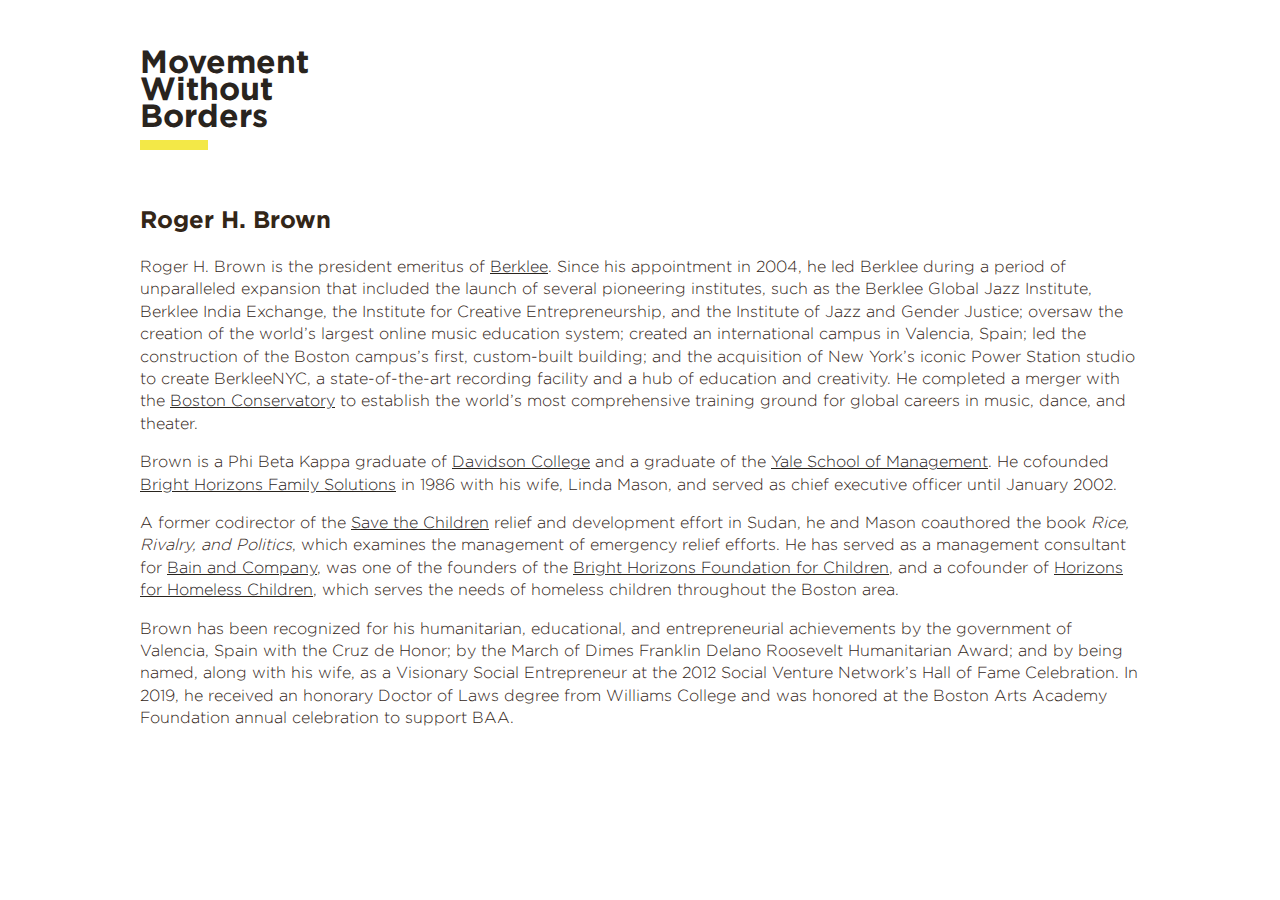
<file: roger-brown.html>
<!DOCTYPE html>
<html class="no-js" lang="en">
  <head>
    <meta charset="utf-8" />
    <title>Roger H. Brown | Movement Without Borders</title>
    <meta
      name="description"
      content="A Day of Performance To Celebrate New York Immigration Coalition, UnLocal, and Gente Unida"
    />
    <meta name="viewport" content="width=device-width, initial-scale=1" />
    <link rel="manifest" href="site.webmanifest" />
    <link rel="apple-touch-icon" href="icon.png" />
    <link rel="stylesheet" href="css/normalize.css" />
    <link rel="stylesheet" href="css/app.css" />
    <base target="_blank" />
    <meta name="theme-color" content="#FFE9CB" />
  </head>

  <body>
    <div style="background-color: white">
      <div class="artist-bio main">
        <div class="max-width-container">
          <div style="margin-bottom: 3em">
            <a href="/" style="box-shadow: none"
              ><h1 class="page-title font--display" style="font-size: 200%">
                Movement<br />Without<br />Borders
              </h1>
            </a>
          </div>
          <h2>Roger H. Brown</h2>
          <p>
            Roger H. Brown is the president emeritus of
            <a href="https://www.berklee.edu/">Berklee</a>. Since his
            appointment in 2004, he led Berklee during a period of unparalleled
            expansion that included the launch of several pioneering institutes,
            such as the Berklee Global Jazz Institute, Berklee India Exchange,
            the Institute for Creative Entrepreneurship, and the Institute of
            Jazz and Gender Justice; oversaw the creation of the world’s largest
            online music education system; created an international campus in
            Valencia, Spain; led the construction of the Boston campus’s first,
            custom-built building; and the acquisition of New York’s iconic
            Power Station studio to create BerkleeNYC, a state-of-the-art
            recording facility and a hub of education and creativity. He
            completed a merger with the
            <a href="https://bostonconservatory.berklee.edu/"
              >Boston Conservatory</a
            >
            to establish the world’s most comprehensive training ground for
            global careers in music, dance, and theater.
          </p>
          <p>
            Brown is a Phi Beta Kappa graduate of
            <a href="https://www.davidson.edu/">Davidson College</a>
            and a graduate of the
            <a href="https://som.yale.edu/">Yale School of Management</a>. He
            cofounded
            <a href="https://www.brighthorizons.com/"
              >Bright Horizons Family Solutions</a
            >
            in 1986 with his wife, Linda Mason, and served as chief executive
            officer until January 2002.
          </p>
          <p>
            A former codirector of the
            <a href="https://www.savethechildren.org/">Save the Children</a>
            relief and development effort in Sudan, he and Mason coauthored the
            book <em>Rice, Rivalry, and Politics</em>, which examines the
            management of emergency relief efforts. He has served as a
            management consultant for
            <a href="https://www.bain.com/">Bain and Company</a>, was one of the
            founders of the
            <a href="https://www.brighthorizons.com/foundation/"
              >Bright Horizons Foundation for Children</a
            >, and a cofounder of
            <a href="https://horizonschildren.org/"
              >Horizons for Homeless Children</a
            >, which serves the needs of homeless children throughout the Boston
            area.
          </p>
          <p>
            Brown has been recognized for his humanitarian, educational, and
            entrepreneurial achievements by the government of Valencia, Spain
            with the Cruz de Honor; by the March of Dimes Franklin Delano
            Roosevelt Humanitarian Award; and by being named, along with his
            wife, as a Visionary Social Entrepreneur at the 2012 Social Venture
            Network’s Hall of Fame Celebration. In 2019, he received an honorary
            Doctor of Laws degree from Williams College and was honored at the
            Boston Arts Academy Foundation annual celebration to support BAA.
          </p>
        </div>
      </div>
    </div>

    <script src="js/vendor/modernizr-3.8.0.min.js"></script>
    <script
      async
      src="https://www.googletagmanager.com/gtag/js?id=UA-69348531-9"
    ></script>
    <script>
      window.dataLayer = window.dataLayer || [];
      function gtag() {
        dataLayer.push(arguments);
      }
      gtag("js", new Date());
      gtag("config", "UA-69348531-9");
    </script>
  </body>
</html>
</file>
<file: css/app.css>
* {
  box-sizing: border-box;
}

@font-face {
  font-family: Gotham;
  font-weight: 200;
  src: url("../fonts/Gotham-Medium.otf") format("opentype");
}

@font-face {
  font-family: Gotham;
  font-weight: 400;
  src: url("../fonts/Gotham-Bold.otf") format("opentype");
}

@font-face {
  font-family: Gotham;
  font-weight: 100;
  src: url("../fonts/Gotham-Light.otf") format("opentype");
}

audio,
canvas,
iframe,
img,
svg,
video {
  vertical-align: middle;
}

/* f3ef47 */
/* f3e847 */
/* DDC42D */
::-moz-selection {
  background: #f3e847;
  text-shadow: none;
}

::selection {
  background: #f3e847;
  text-shadow: none;
}

html {
  font-family: "Gotham", "Helvetica", "Arial", sans-serif;
  background: white;
  font-display: swap;
  color: rgb(51, 38, 24);
  font-size: 1em;
  line-height: 1.4;
}

body {
  height: 100%;
  position: relative;
  /* background: #ffe9cb; */
  background: #fdf8f2;
  font-weight: 100;
}
.text--small {
  /* font-size: 0.8em; */
}
.text--small .name {
  font-size: 1em;
  font-weight: 200;
}
.main {
  z-index: 4;
  padding-top: 3em;
  /* max-width: 1200px; */
  /* margin: 0 auto; */
  position: relative;
  z-index: 2;
}

.bottom-container .page-title {
  font-size: 2em;
  max-width: 5em;
  margin-top: 0;
}

.bottom-container img {
  border-radius: 3px;
}

.max-width-container {
  max-width: 1000px;
  /* padding: 0 2em; */
  margin: 0 auto;
  position: relative;
  z-index: 1;
}

.bottom-container {
  margin-top: 15em;
  padding: 0 2em;
  display: flex;
}

.hero--top {
  display: flex;
  justify-content: center;
}

.hero__text,
.hero-image-container {
  padding: 0 2%;
}

.hero__text {
  display: flex;
  flex-direction: column;
  /* align-content: space-between; */
  /* justify-content: space-between; */
  flex-basis: 100%;
  max-width: 442px;
}

.hero-image-container {
  max-width: 550px;
  flex-basis: 150%;
  height: auto;
}

.font--display {
  font-family: "Gotham", "Georgia", serif;
  font-weight: 400;
  font-display: swap;
}

.page-title {
  font-size: 4em;
  line-height: 0.85;
  font-weight: 400;
  position: relative;
  display: inline-block;
  margin-bottom: 25px;
}

.page-title:after {
  position: absolute;
  bottom: -20px;
  left: 0;
  width: 40%;
  height: 10px;
  background-color: #f3e847;
  content: "";
}

.hero__image {
  width: 100%;
  border-radius: 3px;
}

.foreground {
  top: -300px;
  position: absolute;
  z-index: 4;
  width: 100%;
  opacity: 0.4;
  overflow-x: hidden;
  height: 100%;
  pointer-events: none;
  mix-blend-mode: overlay;
}

.foreground div {
  position: absolute;
  mix-blend-mode: soft-light;
}

.overlay-circle-1 {
  width: 50vw;
  height: 50vw;
  min-width: 800px;
  min-height: 800px;
  background: rgb(255, 218, 173);
  border-radius: 50%;
  top: 3%;
  right: -20%;
  opacity: 0.6;
}

.overlay-circle-2 {
  width: 90vw;
  height: 80vw;
  min-height: 700px;
  min-width: 400px;
  background: rgb(253, 214, 166);
  top: 50%;
  left: -20%;
  border-radius: 50%;
}

a {
  color: rgb(41, 36, 30);
  /* height: calc(1em + 4px); */
  text-decoration: none;
  display: inline;
  position: relative;
  /* border-bottom: 2px solid rgba(236, 174, 99, 0.875); */
  /* font-weight: bold; */
  font-weight: 200;
  transition: all 0.2s;
  /* box-shadow: 0 -0.3em 0 -0px #f3e847 inset; */
  box-shadow: 0 -0.3em 0 -0px #89cbbc61 inset;
}

p a:hover,
.hero--top a:hover:not(.support-us-button) {
  /* background: #f3e847; */
  box-shadow: 0 -1.1em 0 -0px #89cbbc61 inset;
  /* background: #89cbbc61; */
}
/* p a:before,
.hero--top a:before {
  content: "";
  width: 100%;
  height: 2px;
  position: absolute;
  top: 0;
  left: 0;
  background: rgba(236, 174, 99, 0.875);
} */

.subtitle a {
  display: inline-block;
  height: 1.25em;
}
/* .hero--top a:hover:not(.support-us-box__link) {
  background: rgba(241, 142, 21, 0.88);
} */

h1 {
  font-size: 4em;
  margin: 0;
}

canvas#background {
  position: absolute;
  z-index: 0;
  width: 100%;
  height: 100%;
  opacity: 0.6;
}

.name {
  font-weight: 200;
  font-size: 1.2em;
}

.fixed-overlay {
  position: fixed;
  width: 100%;
  height: 100%;
  pointer-events: none;
  mix-blend-mode: screen;
  transform: translateZ(0);
  /* z-index: 0; */
}
.fixed-overlay img {
  width: 100%;
  height: 100%;
  -o-object-fit: cover;
  object-fit: cover;
}
.video-grid {
  max-width: 690px;
  position: relative;
  z-index: 1;
  margin: 6em auto;
}
.video-grid-container {
  margin: -0.5em;
}
.video-grid-row {
  display: flex;
  justify-content: space-between;
}
.video-grid-cell {
  width: 32%;
  margin: 0.5em;
  border-radius: 2px;
  overflow: hidden;
  background: #e0e0e0b4;
}
.video-grid-cell video {
  width: 100%;
}

.attribution {
  font-size: 0.6em;
  opacity: 0.8;
  padding: 4px 10px;
  transition: all 0.3s;
}
.attribution--right {
  text-align: right;
}
.attribution--inline {
  padding: 0;
}
.attribution:hover {
  opacity: 1;
}

.section-image .attribution {
  padding: 0;
  margin-top: 10px;
  color: rgb(51, 38, 24);
}

.page-attribution {
  margin-top: 3em;
  margin-left: auto;
  margin-right: auto;
  /* max-width: 570px; */
}

strong.attribution {
  opacity: 0.5 !important;
}

@keyframes fade-in {
  0% {
    opacity: 0;
    filter: blur(20px);
    /* transform: translate3d(0, 10px, 0); */
    /* text-shadow: 0 0 100px rgb(25, 26, 34); */
  }
  100% {
    filter: blur(0px);
    /* transform: translate3d(0, 0px, 0); */
    opacity: 1;
  }
}
@keyframes slide-in {
  0% {
    opacity: 0;
    /* text-shadow: 0 0 100px rgb(25, 26, 34); */
  }
  100% {
    opacity: 1;
  }
}

.quote {
  line-height: 1;
  max-width: 750px;
  margin: 6em auto;
  color: #0064a3;
  position: relative;
  /* text-shadow: 0 0 8px rgba(138, 146, 219, 0.3); */
  animation: fade-in 2s ease-in-out;
}

.wave1 {
  /* opacity: 0; */
  /* animation: slide-in 3s ease-in-out; */
}

.wave2 {
  /* opacity: 0; */
  /* animation: slide-in 3s ease-in-out; */
  /* animation-delay: 0.4s; */
}

/* .quote__text:before {
  content: "“";
  position: absolute;
  opacity: 0.1;
  top: -50px;
  left: -180px;
  font-size: 8em;
  line-height: 1;
}

.quote__text:after {
  content: "”";
  position: absolute;
  opacity: 0.1;
  font-size: 8em;
  line-height: 1;
  right: -150px;
  top: -50px;
} */
.quote__author {
  margin-top: 10px;
  /* font-size: 1.2em; */
}
.quote__text {
  display: relative;
  font-size: 2em;
  margin-bottom: 10px;
  font-weight: 200;
}

.hero--shadow {
  box-shadow: 0 0 50px rgb(249, 168, 70);
}

.hero--diagonal {
  position: relative;
  background-color: transparent;
  margin-bottom: 4em;
}

.hero--diagonal::before {
  content: "";
  position: absolute;
  top: -50px;
  left: 0;
  width: 100%;
  height: calc(100% + 100px);
  -webkit-clip-path: polygon(0% 0%, 100% 50px, 100% 100%, 0% calc(100% - 50px));
  clip-path: polygon(0% 0%, 100% 50px, 100% 100%, 0% calc(100% - 50px));
  background: rgb(255, 188, 107);
}

.hero__content {
  position: relative;
  z-index: 2;
  padding: 30px;
}

.subtitle {
  margin: 30px 0 0;
  /* text-align: justify;
  display: inline-block;
  text-justify: inter-character; */
  width: 100%;
  /* font-size: 1.1em; */
  font-weight: 100;
}

.subtitle a,
.info a {
  font-weight: 200;
}

.info a {
  /* font-weight: 100 !important; */
  box-shadow: none;
  /* background-color: #89cbbc13; */
}

.font-size-medium {
  font-size: 1.2em;
}

.hero--intro {
  /* font-size: 1.2em; */
  padding: 0 2em;
  display: flex;
  /* flex-direction: row-reverse; */
}

.hero--intro__image {
  min-width: 340px;
}

.hero--intro h2 {
  font-size: 2em;
  position: relative;
  margin-bottom: 0;
  line-height: 0.9;
  margin: 0;
  display: inline-block;
}

.hero--intro h2:after {
  position: absolute;
  bottom: -20px;
  left: 0;
  width: 40%;
  height: 10px;
  background-color: #f3e847;
  content: "";
}

.hero--intro .hero__content .hero__content__text-wrapper {
  display: flex;
}

.hero--intro .hero__content .hero__content__text {
  flex-basis: 100%;
  /* padding-right: 1em; */
}

.hero--intro .hero__content .hero__content__image {
  flex-basis: 34%;
}

.hero--top h3 {
  font-weight: 100;
  font-size: 0.7em;
  margin: 0;
  padding-left: 2px;
  opacity: 0.8;
  margin-bottom: 0.5em;
  /* text-transform: uppercase; */
  font-style: italic;
}

.info {
  /* max-width: 430px; */
  margin: 0;
  margin-top: 30px;
  /* margin: 25px 0; */
  min-width: 400px;
  /* font-size: 100%; */
  font-weight: 100;
  line-height: 1.1;
}

.justify {
  text-align: justify;
  display: inline-block;
  text-justify: inter-character;
  width: 100%;
  text-align-last: justify;
}

.info__date {
  font-size: 2.8em;
}

.info__location {
  /* background: #f3e847; */
  font-size: 2em;
  font-weight: 200;
  margin-bottom: 5px;
}

.info__address {
  /* display: none; */
  font-size: 0.9em;
  text-transform: uppercase;
  margin-bottom: 0px;
}

.info__time {
  font-size: 2.8em;
  text-transform: uppercase;
}

.hero__image-container {
  position: absolute;
  display: block;
  width: 100%;
  height: calc(100% + 100px);
  top: -50px;
  /* -webkit-clip-path: polygon(0% 0%, 100% 50px, 100% 100%, 0% calc(100% - 50px)); */
  clip-path: polygon(0% 0%, 100% 50px, 100% 100%, 0% calc(100% - 50px));
  mix-blend-mode: overlay;
  opacity: 0.5;
  overflow: hidden;
}

.hero__image-container:before {
  content: "";
  position: absolute;
  top: -50px;
  left: 0;
  width: 100%;
  height: calc(100% + 100px);
  /* -webkit-clip-path: polygon(0% 0%, 100% 50px, 100% 100%, 0% calc(100% - 50px)); */
  clip-path: polygon(0% 0%, 100% 50px, 100% 100%, 0% calc(100% - 50px));
}

.slideshow {
  display: flex;
  justify-content: center;
  align-items: center;
  overflow: hidden;
  height: 440px;
  position: relative;
  /* margin-top: 15em; */
  margin-left: 1em;
  flex-grow: 1;
  width: 100%;
  border-radius: 3px;
  background: #ddd;
}

.slideshow img {
  width: 100%;
  object-fit: cover;
  height: 100%;
  opacity: 0;
  position: absolute;
  top: 0;
  left: 0;
  transition: all 8s linear;
  border-radius: 0;
  transform: translate3d(10%, 0, 0) scale3d(1.8, 1.8, 1);
}

.slideshow img.active {
  transform: translate3d(0, 6%, 0) scale3d(1.5, 1.5, 1);
  opacity: 1;
}

.slideshow img.out {
  transform: translate3d(-10%, 12%, 0) scale3d(1.3, 1.3, 1);
  opacity: 0;
}
/* 
.hero__image-container img {
  display: block;
  position: absolute;
  top: -50px;
  width: 100%;
  height: calc(100% + 50px);
  -o-object-fit: cover;
  object-fit: cover;
} */

/* .hero--intro {
  font-size: 1.2em;
  mix-blend-mode: overlay;
  z-index: 3;
} */
/* .hero--intro h2 {
  font-size: 2.5em; 
}
 */

/* .hero--intro:before {
  -webkit-clip-path: polygon(0% 50px, 100% 0%, 100% 100%, 0% calc(100% - 50px));
  clip-path: polygon(0% 50px, 100% 0%, 100% 100%, 0% calc(100% - 50px));
  background: rgba(255, 255, 255, 0.5);
} */

.hero--intro .hero__image-container {
  -webkit-clip-path: polygon(0% 50px, 100% 0%, 100% 100%, 0% calc(100% - 50px));
  clip-path: polygon(0% 50px, 100% 0%, 100% 100%, 0% calc(100% - 50px));
  opacity: 0.3;
}

.hero--bottom {
  /* font-size: 1.2em; */
  /* mix-blend-mode: overlay; */
  z-index: 1;
  margin-top: 5em;
  margin-bottom: -150px;
  min-height: 500px;
  overflow: hidden;
}

#bottom-banner {
  /* opacity: 0.9; */
}
.hero--bottom:before {
  /* background: rgba(254, 252, 255, 0); */
}

.section {
  padding: 0 2em;
  /* width: 100%; */
  position: relative;
  display: flex;
  /* max-width: 600px; */
  margin: 0 auto;
  margin-bottom: 0;
  padding-bottom: 1.5em;
  font-size: 1em;
}
.section .max-width-container {
  max-width: 1000px;
  /* padding: 25px; */
}

.section em {
  font-weight: 200;
}

.section h2 {
  display: inline-block;
  flex-basis: 150px;
  margin-top: 0;
  font-size: 2.8em;
  margin-bottom: 0;
  position: relative;
  min-width: 250px;
}
.section p {
  position: relative;
  z-index: 1;
  padding-left: 2em;
  padding-top: 1em;
  font-size: 1.2em;
}

.section h2:after {
  position: absolute;
  bottom: -10px;
  left: 0;
  width: 40%;
  height: 10px;
  background-color: #f3e847;
  /* opacity: 0.3; */
  content: "";
}

.waveTop {
  height: 50px;
  width: 100vw;
  position: absolute;
  top: -50px;
  bottom: -50px;
  z-index: 0;
  left: 0;
}

#speakers {
  color: #0f263f;
  /* background: #4e9bee; */
}

#speakers .waveTop {
  fill: none;
  stroke: #4e9bee !important;
  stroke-width: 2px;
}

#speakers a {
  box-shadow: 0 -0.3em 0 -0px #a9d3ff inset;
}

#speakers a:hover {
  box-shadow: 0 -1.1em 0 -0px #a9d3ff inset;
}

#speakers h2:after {
  background-color: #a9d3ff;
}

#music {
  color: #2e0d0a;
  /* background: #f37368; */
}

#music .waveTop {
  fill: none;
}

#music a {
  box-shadow: 0 -0.3em 0 -0px #ffa8a0 inset;
}

#music a:hover {
  box-shadow: 0 -1.1em 0 -0px #ffa8a0 inset;
}

#music h2:after {
  background-color: #ffa8a0;
}

#dance {
  color: #3a3722;
  /* background: #f7e87a; */
}

#dance .waveTop {
  fill: none;
}

#dance a {
  box-shadow: 0 -0.3em 0 -0px #f3e847 inset;
}

#dance a:hover {
  box-shadow: 0 -1.1em 0 -0px #f3e847 inset;
}

#dance h2:after {
  background-color: #f3e847;
}

#film {
  color: #0d2b20;
  /* background: #89a59b; */
}

#film .waveTop {
  fill: none;
}

#film a {
  box-shadow: 0 -0.3em 0 -0px #a9dfcc inset;
}

#film a:hover {
  box-shadow: 0 -1.1em 0 -0px #a9dfcc inset;
}

#film h2:after {
  background-color: #a9dfcc;
}

/* #music {
  color: rgb(90, 48, 83);
}
#music h2 {
}
#speakers {
  color: rgb(26, 68, 48);
}
#speakers h2 {
}
#dance {
  color: rgb(44, 50, 105);
}
#dance h2 {
}
#film {
  color: rgba(108, 51, 33, 1);
}
#film h2 {
} */

.section p {
  flex: 1;
}

.section p a {
  color: inherit !important;
}
.show-for-large {
  display: block;
}
.show-for-mobile {
  display: none;
}
.support-us-box {
  position: relative;
  z-index: 4;
  margin: 2em auto;
  background: rgb(255, 188, 107);
  border-radius: 2px;
  padding: 2em 3em;
  max-width: 400px;
  text-align: center;
  box-shadow: 0 0 50px -5px rgb(249, 168, 70);
}

.support-us-button {
  display: flex;
  justify-content: center;
  align-items: center;
  width: 190px;

  font-weight: 200;
  text-transform: uppercase;
  /* font-size: 1.2em; */
  margin: 30px 0;
  padding: 0.3em 1em;
  /* padding: 0.8em 1.3em; */
  border-radius: 50px;
  border: none;
  background: #f3e847;
  color: #494804;
  /* color: rgb(255, 234, 207); */
  text-decoration: none;
  transform: scale3d(1, 1, 1);
  transition: all 0.2s;
  box-shadow: none;
  border: 2px solid #f3e847;
  background: none;
  /* box-shadow: 0 0 30px -10px #f3e847; */
  /* border-bottom: 10px solid #f3e847; */
}

.register-button {
  /* box-shadow: -2px 2px #e4d723; */
  background: #f3e847;
  margin-right: 1em;
}

.support-us-button svg {
  position: relative;
  left: 0;
  margin-right: -14px;
  transition: all 0.2s;
  fill: currentColor;
}

.register-button:hover {
  /* transform: scale3d(1.05, 1.05, 1); */
  background: #fff672;
  /* border-color: #fff672; */
}

.support-us-button:hover svg {
  left: 0.3em;
}

.support-us-box__divider {
  height: 2px;
  margin: 1em 0;
  background: rgba(240, 168, 81, 0.795);
}

.footer {
  padding: 2em 2em;
  text-align: center;
}

.footer a {
  line-height: 1.2;
  display: inline-block;
}

.artist-bio p a {
  font-weight: 100;
  box-shadow: none;
  text-decoration: underline;
}

.download-button {
  background: rgba(41, 36, 30, 0.1);
  background: none;
  border: 1px solid rgba(41, 36, 30, 0.3);
  padding: 4px 12px;
  border-radius: 15px;
  box-shadow: none !important;
  font-weight: 100;
  margin: 0.2em;
  margin-top: 0;
  display: inline-block !important;
}
.download-button:hover {
  border: 1px solid rgba(41, 36, 30, 0.8);
}

.bottom-image {
  position: absolute;
  bottom: 0;
  left: 0;
  width: 100%;
  mix-blend-mode: screen;
  opacity: 0.3;
  z-index: -1;
}

.section-image {
  margin-top: 3em;
}
/* .section-image {
  width: 500px;
} */

.sections {
  margin-top: 2em;
  display: flex;
  flex-wrap: wrap;
  flex-direction: row;
  position: relative;
}

/* .sections p {
  line-height: 1.5;
} */

.background-image {
  overflow: hidden;
  height: calc(100% + 450px);
  width: 100%;
  /* margin-top: -100px; */
  top: -400px;
  left: 0;
  position: absolute;
}

img {
  border-radius: 3px;
}
.unnamed {
  /* width: 150%; */
  height: 100%;
  right: -50%;
  top: 170px;
  position: absolute;
  opacity: 0.06;
  filter: drop-shadow(25px 10px 14px #7e1e79);
}

.waveTop {
  display: none !important;
}

.hero--intro h2 {
  width: 8em;
  margin-bottom: 1em;
}

.hero--intro__text {
  padding-top: 2em;
  padding-left: 3em;
}
.dashed-box {
  border: 2px dashed #d3e4debd;
  padding: 0.5em 1.5em;
  border-radius: 3px;
}
.donate-by-check {
  border: 2px dashed #d3e4debd;
  padding: 2em 3em;
  border-radius: 3px;
  margin-bottom: 10em;
  margin-top: 4em;
}

.image-bottom {
  padding-left: 3em;
}

.hero--intro__title {
  padding-left: 1em;
}
@media screen and (max-width: 800px) {
  .show-for-large {
    display: none;
  }
  .show-for-mobile {
    display: block;
  }
  .main {
    padding: 0;
    margin: 0 auto;
  }
  .hero-image-container {
    padding: 0;
    width: 100%;
    max-width: none;
  }
  .hero-image-wrapper {
    display: flex;
    justify-content: center;
    align-items: center;
    max-height: 50vh;
    overflow: hidden;
  }
  .attribution--right {
    padding-right: 4px !important;
  }
  .hero--top {
    flex-direction: column;
  }
  .hero__text {
    padding: 0 2em;
    /* max-width: none; */
    margin: 0 auto;
    margin-top: 2em;
    flex-basis: unset;
    width: 100%;
    /* font-size: 80%; */
  }
  .hero__text h3 {
    margin-bottom: 0.5em;
    position: relative;
    left: 0.2em;
  }
  .info {
    font-size: 80%;
    min-width: 0;
  }
  .quote {
    margin-top: 3em;
    margin-bottom: 3em;
    padding: 0 2em;
    max-width: 400px;
    /* font-size: 1.2em; */
  }
  .hero--intro__image {
    display: flex;
    justify-content: center;
    align-items: center;
    width: 100%;
    margin: 0 auto;
    /* padding: 1em; */
    max-height: 50vh;
    overflow: hidden;
    margin-bottom: 0em;
    min-width: 0;
  }
  .hero--intro__title {
    padding-left: 0;
  }
  .hero--intro h2 {
    min-width: 0;
    width: 8em;
    font-size: 1.5em;
  }
  .hero--intro {
    flex-direction: column;
  }
  .hero--intro__text {
    padding-top: 0;
    margin-left: 0;
    padding: 0em;
    margin-top: 1em;
  }
  .video-grid {
    padding: 0 1em;
    margin-top: 1em;
    margin-bottom: 1em;
  }
  .sections {
    margin-top: 1em;
  }
  .section {
    padding: 2em 2em 0;
  }
  .section h2 {
    margin-top: 0em;
    /* font-size: 2em; */
  }
  .section p {
    padding-left: 0;
    margin-top: 1em;
    /* padding: 1em; */
  }
  .background-image {
    /* min-width: 3000px; */
    /* top: 300px; */
    left: 0;
    text-align: center;
  }
  .unnamed {
    position: static;
    display: inline-block;
    height: 150%;
  }

  .bottom-container {
    flex-direction: column-reverse;
    /* padding: 0 7%; */
    margin-top: 14em;
  }
  .image-bottom {
    display: none;
  }
  .slideshow {
    margin: 0;
    margin-bottom: 2em;
    height: 300px;
    /* margin-bottom: -10em; */
  }
  .donate-by-check {
    margin-top: 1em;
    padding: 1em;
  }
  .footer a {
    display: inline;
  }
}

@media screen and (max-width: 400px) {
  .page-title {
    font-size: 3em;
  }
  .info {
    font-size: 70%;
  }
  .subtitle a {
    display: inline;
  }
}
@media screen and (max-width: 345px) {
  .info {
    font-size: 60%;
  }
}
</file>
